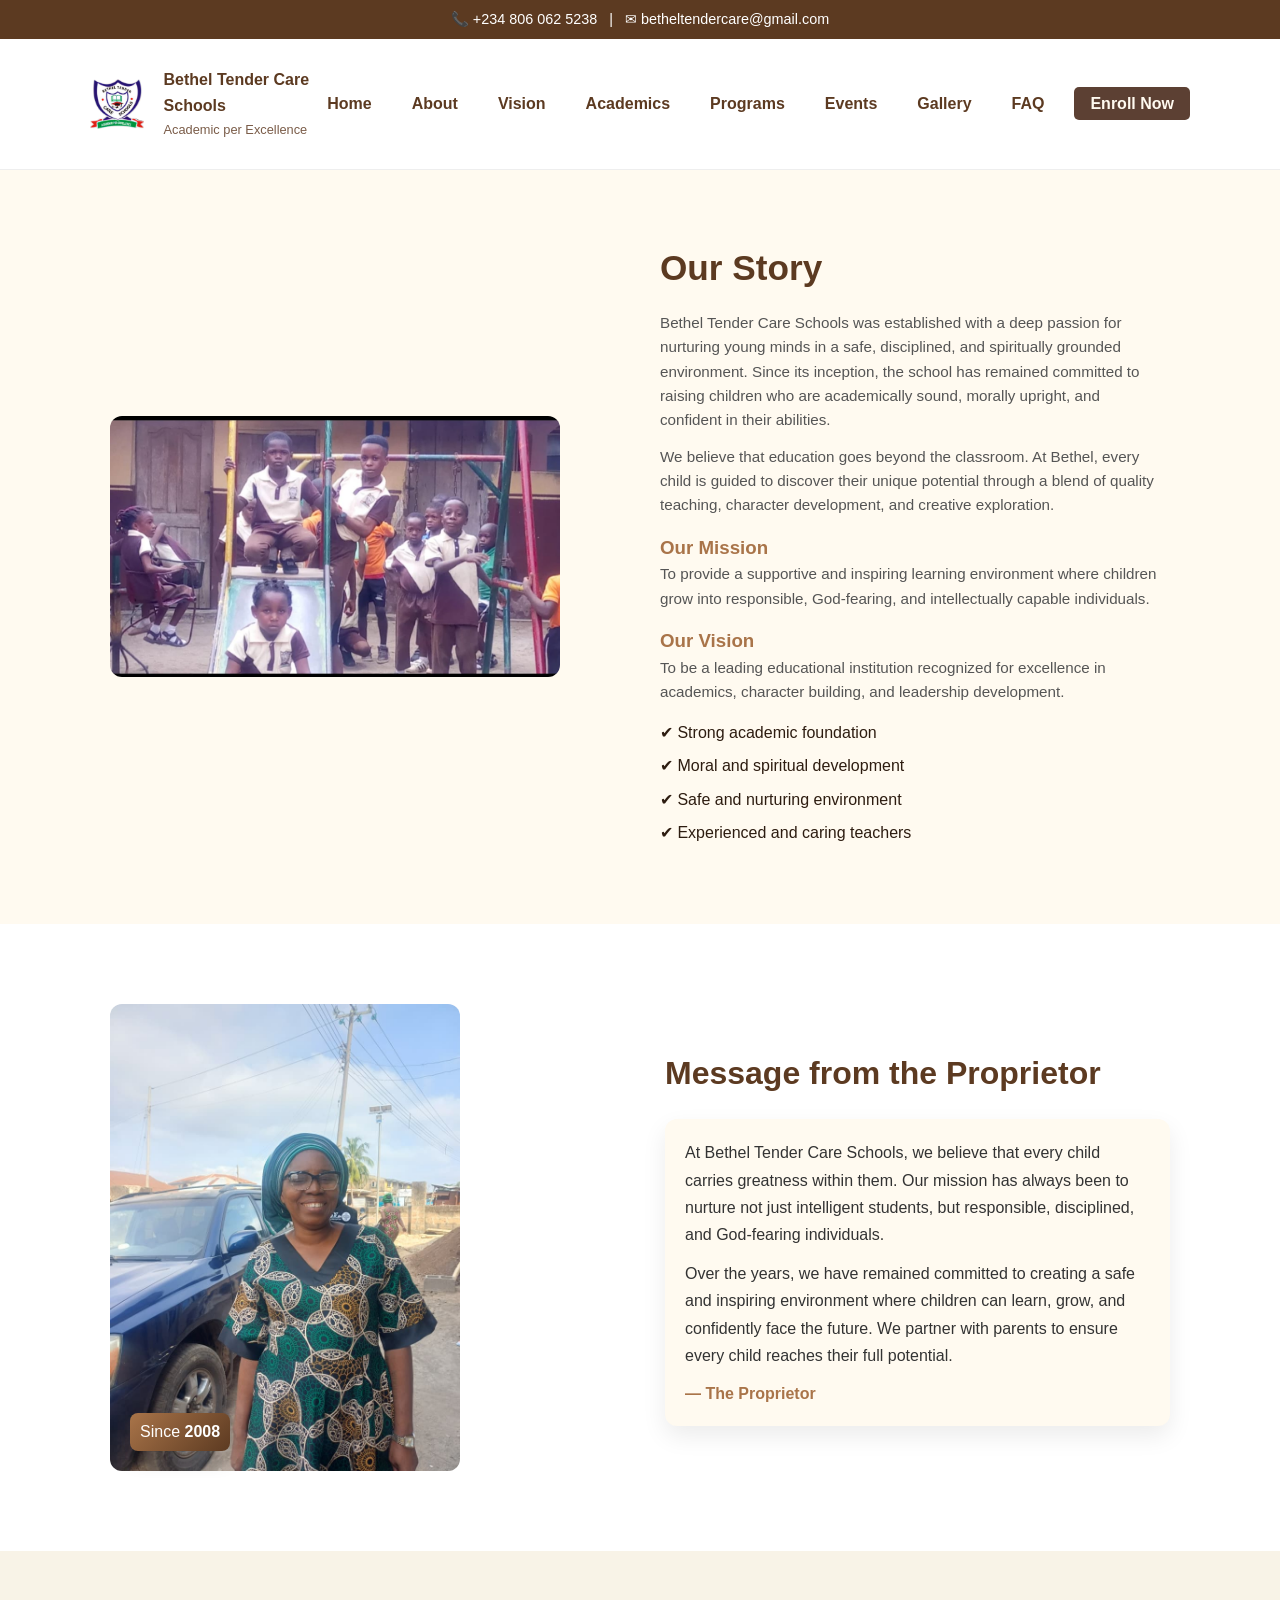
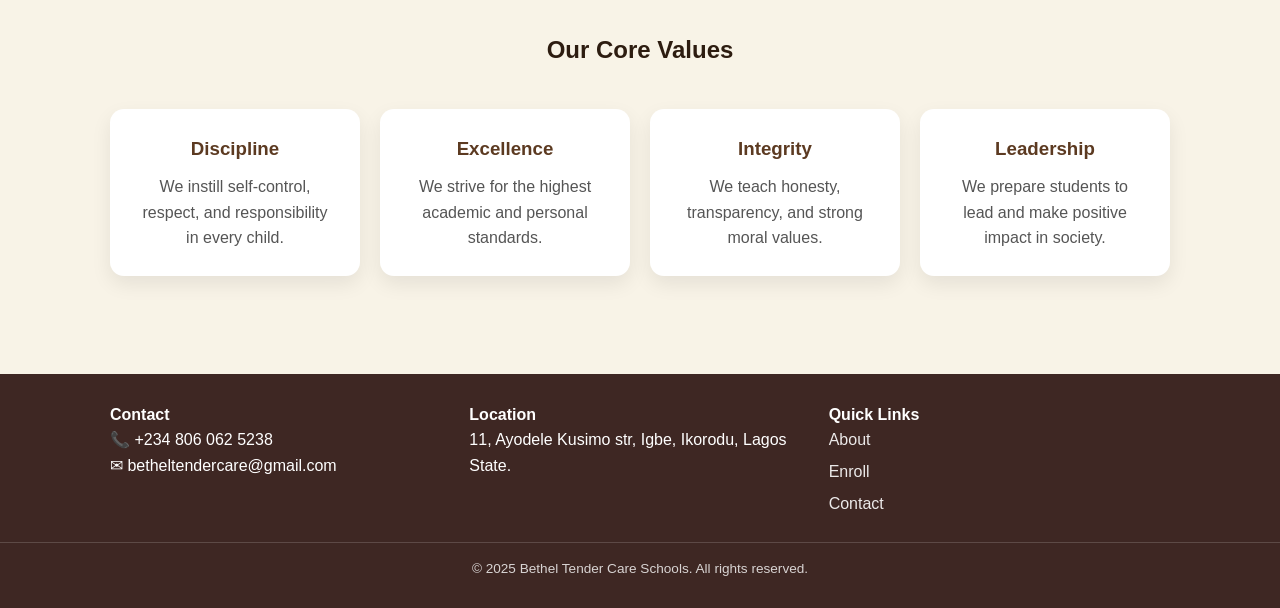
<file: about.html>
<!DOCTYPE html>
<html lang="en">
<head>
  <meta charset="utf-8" />
  <meta name="viewport" content="width=device-width,initial-scale=1" />
  <title>Bethel Tender Care Schools — Home</title>
  <link rel="stylesheet" href="styleabt.css" />
</head>
<body>
  <!-- Top bar -->
  <div class="top-bar">
    <div class="container">
      📞 +234 806 062 5238 &nbsp; | &nbsp; ✉ betheltendercare@gmail.com
    </div>
  </div>

  <!-- Header / Nav -->
  <header class="site-header">
    <div class="container header-inner">
      <div class="brand">
        <img src="logo.png" alt="Bethel Tender Care logo" class="logo" />
        <div class="brand-text">
          <span class="school-name">Bethel Tender Care Schools</span>
          <span class="tagline">Academic per Excellence</span>
        </div>
      </div>

      <button id="navToggle" class="nav-toggle">☰</button>

      <nav id="mainNav" class="nav">
        <ul>
          <li><a href="index.html">Home</a></li>
          <li><a href="index.html#about">About</a></li>
          <li><a href="index.html#vision">Vision</a></li>
          <li><a href="index.html#academics">Academics</a></li>
          <li><a href="index.html#programs">Programs</a></li>
          <li><a href="index.html#events">Events</a></li>
          <li><a href="index.html#gallery">Gallery</a></li>
          <li><a href="index.html#faq">FAQ</a></li>
          <li><a class="cta" href="enroll.html">Enroll Now</a></li>
        </ul>
      </nav>
    </div>
  </header>

  <section class="school-bio">
  <div class="container bio-grid">

    <!-- Image Side -->
    <div class="bio-image">
      <img src="sch.jpeg" alt="Bethel Tender Care School Building">
    </div>

    <!-- Text Side -->
    <div class="bio-content">
      <h1>Our Story</h1>

      <p>
        Bethel Tender Care Schools was established with a deep passion for nurturing young minds
        in a safe, disciplined, and spiritually grounded environment. Since its inception,
        the school has remained committed to raising children who are academically sound,
        morally upright, and confident in their abilities.
      </p>

      <p>
        We believe that education goes beyond the classroom. At Bethel, every child is guided
        to discover their unique potential through a blend of quality teaching, character
        development, and creative exploration.
      </p>

      <h3>Our Mission</h3>
      <p>
        To provide a supportive and inspiring learning environment where children grow into
        responsible, God-fearing, and intellectually capable individuals.
      </p>

      <h3>Our Vision</h3>
      <p>
        To be a leading educational institution recognized for excellence in academics,
        character building, and leadership development.
      </p>

      <!-- Highlight Points -->
      <ul class="bio-highlights">
        <li>✔ Strong academic foundation</li>
        <li>✔ Moral and spiritual development</li>
        <li>✔ Safe and nurturing environment</li>
        <li>✔ Experienced and caring teachers</li>
      </ul>

    </div>

  </div>
</section>

<!-- ===== FOUNDER SECTION ===== -->
<section class="founder-section">
  <div class="container founder-grid">

    <div class="founder-image">
  <img src="owner.jpeg" alt="School Founder">

  <!-- Badge -->
  <div class="since-badge">
    <span>Since</span>
    <strong>2008</strong>
  </div>
</div>

    <!-- Founder Message -->
    <div class="founder-content">
      <h2>Message from the Proprietor</h2>

      <div class="speech-card">
        <p>
          At Bethel Tender Care Schools, we believe that every child carries
          greatness within them. Our mission has always been to nurture not just
          intelligent students, but responsible, disciplined, and God-fearing individuals.
        </p>

        <p>
          Over the years, we have remained committed to creating a safe and
          inspiring environment where children can learn, grow, and confidently
          face the future. We partner with parents to ensure every child reaches
          their full potential.
        </p>

        <span class="founder-name">— The Proprietor</span>
      </div>
    </div>

  </div>
</section>


<!-- ===== VALUES SECTION ===== -->
<section class="values-section">
  <div class="container">
    <h2>Our Core Values</h2>

    <div class="values-grid">
      <div class="value-card">
        <h3>Discipline</h3>
        <p>We instill self-control, respect, and responsibility in every child.</p>
      </div>

      <div class="value-card">
        <h3>Excellence</h3>
        <p>We strive for the highest academic and personal standards.</p>
      </div>

      <div class="value-card">
        <h3>Integrity</h3>
        <p>We teach honesty, transparency, and strong moral values.</p>
      </div>

      <div class="value-card">
        <h3>Leadership</h3>
        <p>We prepare students to lead and make positive impact in society.</p>
      </div>
    </div>
  </div>
</section>

 <!-- 17 — Contact & Footer -->
  <footer class="site-footer">
    <div class="container footer-grid">
      <div>
        <h4>Contact</h4>
        <p>📞 +234 806 062 5238<br/>✉ betheltendercare@gmail.com</p>
      </div>
      <div>
        <h4>Location</h4>
        <p>11, Ayodele Kusimo str, Igbe, Ikorodu, Lagos State.</p>
      </div>
      <div>
        <h4>Quick Links</h4>
        <ul class="footer-links">
          <li><a href="about.html">About</a></li>
          <li><a href="enroll.html">Enroll</a></li>
          <li><a href="https://wa.me/2348060625238">Contact</a></li>
        </ul>
      </div>
    </div>
    <div class="copyright">
      &copy; 2025 Bethel Tender Care Schools. All rights reserved.
    </div>
  </footer>
 
  <script src="about.js"></script>

</body>
</html>
</file>
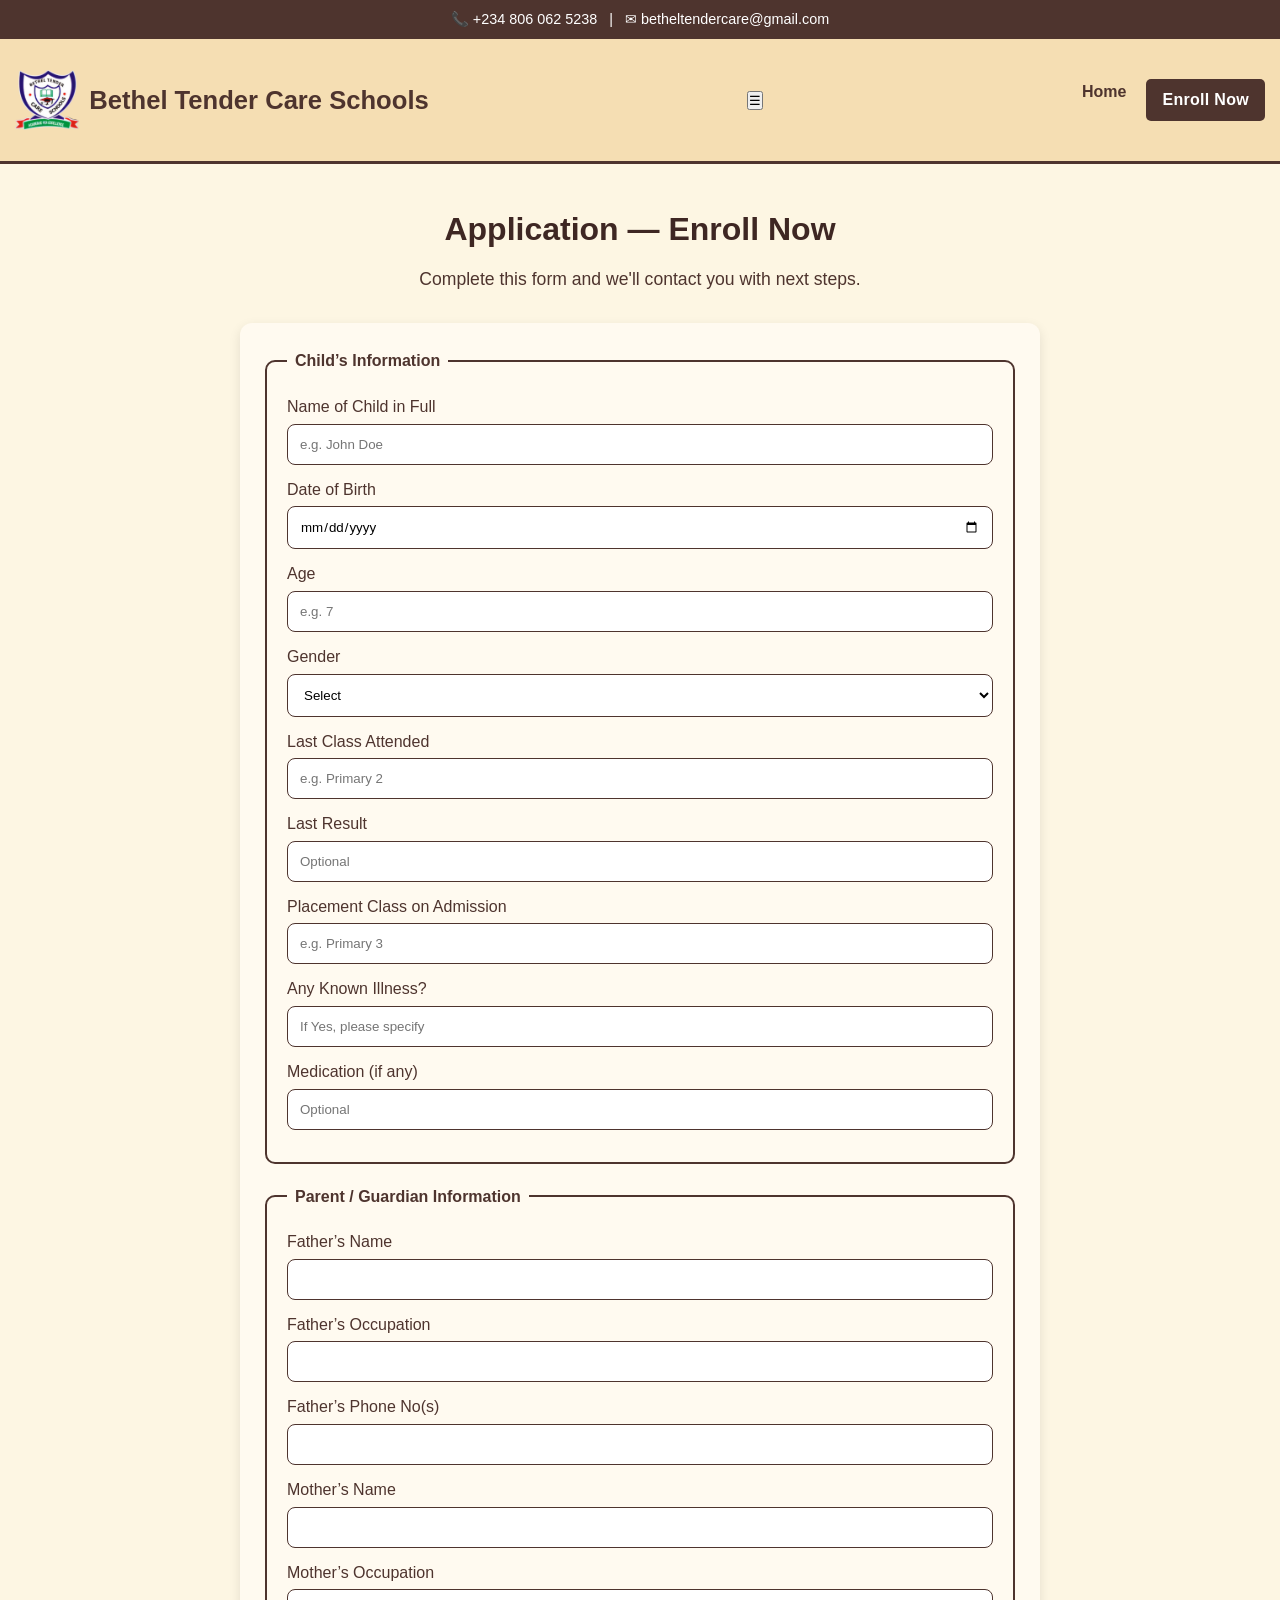
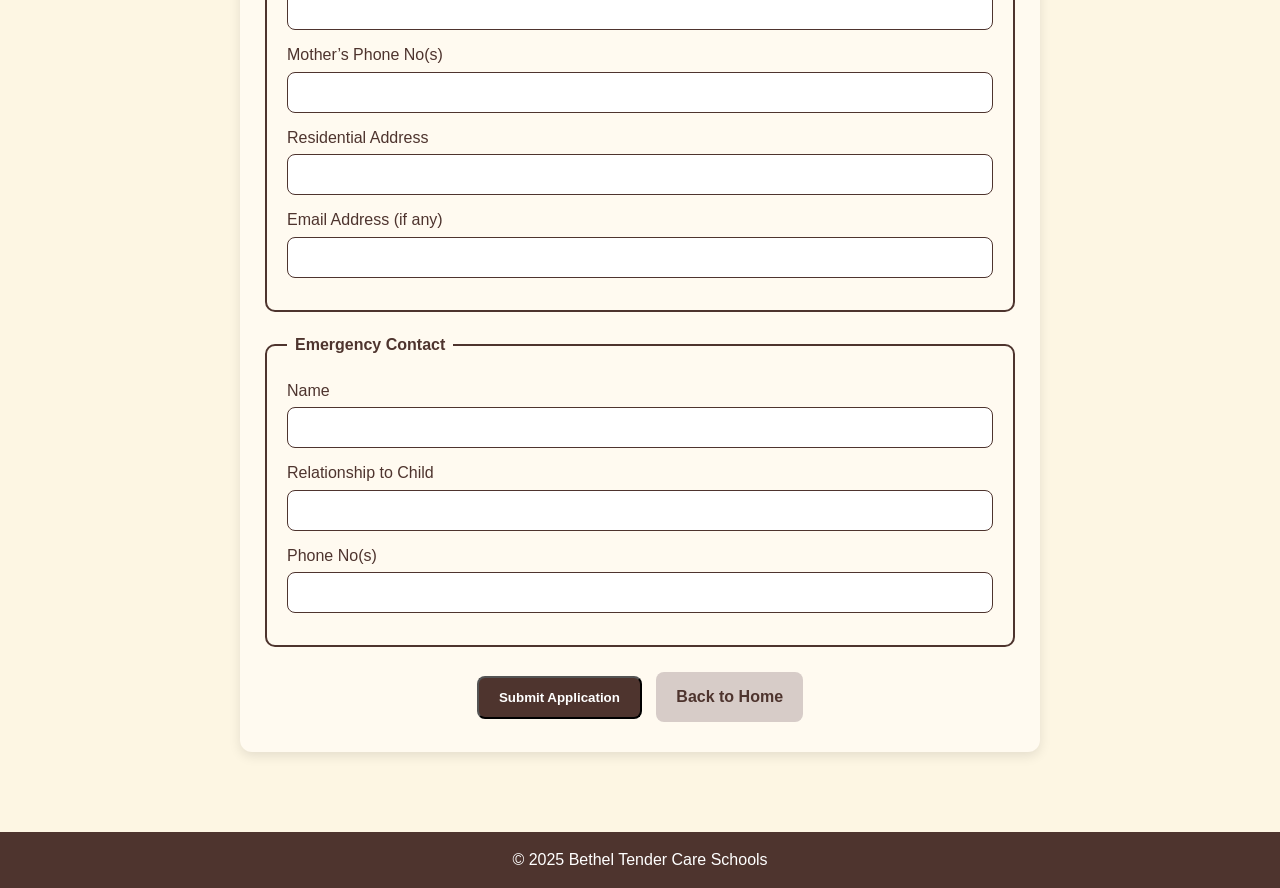
<file: enroll.html>
<!DOCTYPE html>
<html lang="en">
<head>
  <meta charset="utf-8" />
  <meta name="viewport" content="width=device-width,initial-scale=1" />
  <title>Enroll — Bethel Tender Care Schools</title>
  <link rel="stylesheet" href="enroll.css" />
</head>
<body>
  <div class="top-bar">
    <div class="container">📞 +234 806 062 5238 &nbsp; | &nbsp; ✉ betheltendercare@gmail.com</div>
  </div>

  <header class="site-header">
    <div class="container header-inner">
      <div class="brand">
        <img src="logo.png" alt="Bethel Tender Care Schools Logo" class="logo" />
        <div class="brand-text">
          <span class="school-name">Bethel Tender Care Schools</span>
        </div>
      </div>
      <button id="navToggle" class="nav-toggle">☰</button>
      <nav class="nav">
        <ul>
          <li><a href="index.html">Home</a></li>
          <li><a href="enroll.html" class="cta">Enroll Now</a></li>
        </ul>
      </nav>
    </div>
  </header>

  <main class="section container">
    <h1>Application — Enroll Now</h1>
    <p class="lead">Complete this form and we'll contact you with next steps.</p>

   <form 
  id="enrollForm" 
  class="form-grid" 
  action="https://formspree.io/f/xreorzgj" 
  method="POST"
>

<input type="hidden" name="_subject" value="New Enrollment Application">
<input type="hidden" name="_captcha" value="false">
<input type="hidden" name="_template" value="table">
      <fieldset>
        <legend>Child’s Information</legend>
        <label>
          Name of Child in Full
          <input name="student_name" required placeholder="e.g. John Doe" />
        </label>
        <label>
          Date of Birth
          <input type="date" name="dob" required />
        </label>
        <label>
          Age
          <input type="number" name="age" placeholder="e.g. 7" />
        </label>
        <label>
          Gender
          <select name="gender" required>
            <option value="">Select</option>
            <option>Male</option>
            <option>Female</option>
          </select>
        </label>
        <label>
          Last Class Attended
          <input name="last_class" placeholder="e.g. Primary 2" />
        </label>
        <label>
          Last Result
          <input name="last_result" placeholder="Optional" />
        </label>
        <label>
          Placement Class on Admission
          <input name="placement_class" placeholder="e.g. Primary 3" />
        </label>
        <label>
          Any Known Illness?
          <input name="illness" placeholder="If Yes, please specify" />
        </label>
        <label>
          Medication (if any)
          <input name="medication" placeholder="Optional" />
        </label>
      </fieldset>

      <fieldset>
        <legend>Parent / Guardian Information</legend>
        <label>
          Father’s Name
          <input name="father_name" required />
        </label>
        <label>
          Father’s Occupation
          <input name="father_occupation" />
        </label>
        <label>
          Father’s Phone No(s)
          <input name="father_phone" type="tel" />
        </label>
        <label>
          Mother’s Name
          <input name="mother_name" />
        </label>
        <label>
          Mother’s Occupation
          <input name="mother_occupation" />
        </label>
        <label>
          Mother’s Phone No(s)
          <input name="mother_phone" type="tel" />
        </label>
        <label>
          Residential Address
          <input name="address" required />
        </label>
        <label>
          Email Address (if any)
          <input name="email" type="email" required/>
        </label>
      </fieldset>

      <fieldset>
        <legend>Emergency Contact</legend>
        <label>
          Name
          <input name="emergency_name" />
        </label>
        <label>
          Relationship to Child
          <input name="emergency_relationship" />
        </label>
        <label>
          Phone No(s)
          <input name="emergency_phone" type="tel" />
        </label>
      </fieldset>

      <div class="form-actions">
        <button type="submit" class="btn btn-primary">Submit Application</button>
        <a class="btn btn-secondary" href="index.html">Back to Home</a>
      </div>
    </form>

    <div id="formMessage" class="form-message"></div>
  </main>

  <footer class="site-footer">
    <div class="container">
      <p>&copy; 2025 Bethel Tender Care Schools</p>
    </div>
  </footer>

  <script src="enroll.js"></script>

  <div class="nav-overlay" id="navOverlay"></div>
</body>
</html>
</file>
<file: styleabt.css>
/* ===== Base Reset ===== */
* {
  box-sizing: border-box;
  margin: 0;
  padding: 0;
  font-family: "Segoe UI", Arial, sans-serif;
}

body {
  background: #fffaf0; /* cream background */
  color: #3e2b20;      /* dark cocoa text */
  line-height: 1.6;
}

/* ===== Header ===== */
.site-header {
  background: #fff;
  border-bottom: 2px solid #eee;
  padding: 1rem 0;
}

.header-inner {
  display: flex;
  align-items: center;
  justify-content: space-between;
}

.brand {
  display: flex;
  align-items: center;
}

.brand-text {
  display: flex;
  flex-direction: column;
}

.logo {
  height: 50px;
  margin-right: 10px;
}
.school-name {
  font-weight: bold;
  color: var(--primary);
}

.tagline {
  font-size: 0.8rem;
  color: var(--muted);
  margin-top: 2px;
}

/* ===== Navigation ===== */
.nav ul {
  list-style: none;
  display: flex;
  gap: 1rem;
}

.nav a {
  text-decoration: none;
  color: #5c4033; /* chocolate */
  font-weight: 500;
}

.nav a.cta {
  background: #5c4033; /* chocolate button */
  color: #fffaf0;      /* cream text */
  padding: 0.5rem 1rem;
  border-radius: 5px;
}
/* ===== ROOT VARIABLES ===== */
:root {
  --primary: #5c3a21;
  --accent: #a97449;
  --bg: #f8f3e7;
  --muted: #7a5c48;
  --card-shadow: 0 4px 12px rgba(0,0,0,0.1);
}

/* ===== RESET ===== */
* {
  margin: 0;
  padding: 0;
  box-sizing: border-box;
}

body {
  font-family: "Segoe UI", sans-serif;
  background: var(--bg);
  color: #2d1c10;
  line-height: 1.6;
}

.container {
  max-width: 1100px;
  margin: 0 auto;
  padding: 0 20px;
}

/* ===== TOP BAR ===== */
.top-bar {
  background: var(--primary);
  color: #fff;
  font-size: 0.9rem;
  padding: 8px 0;
  text-align: center;

  position: sticky;
  top: 0;
  z-index: 1000;
}

/* ===== HEADER ===== */
.site-header {
  background: #fff;
  border-bottom: 1px solid #eee;

  position: sticky;
  top: 0;
  z-index: 1001;
}

.header-inner {
  display: flex;
  justify-content: space-between;
  align-items: center;
  padding: 12px 0;
}

.brand {
  display: flex;
  align-items: center;
  gap: 10px;
}

.logo {
  height: 50px;
}

.school-name {
  font-weight: bold;
  color: var(--primary);
}

/* ===== NAV ===== */
.nav ul {
  list-style: none;
  display: flex;
  gap: 20px;
  transition: all 0.3s ease;
}


.nav a {
  text-decoration: none;
  color: var(--primary);
  font-weight: 600;
  padding: 6px 10px;
  border-radius: 6px;
}

.nav a:hover {
  background: rgba(0,0,0,0.05);
}

.nav .cta {
  background: var(--primary);
  color: #fff;
  padding: 8px 18px;
  border-radius: 6px;
  white-space: nowrap;
}

/* ===== HAMBURGER ===== */
.nav-toggle {
  display: none;
  font-size: 1.5rem;
  background: none;
  border: none;
  cursor: pointer;
}



/* button styles */
.btn { display: inline-block; padding: 10px 18px; border-radius: 8px; text-decoration: none; font-weight: 700; }
.btn-primary { background: var(--accent); color: #fff; }
.btn-ghost { background: transparent; border: 1px solid rgba(255,255,255,0.25); color: #f8f3e7; }
.btn:hover {
  transform: translateY(-2px);
  box-shadow: 0 6px 14px rgba(0,0,0,0.15);
}

/* ===== Sections ===== */
.section { padding: 60px 0; background: var(--bg); }
.section.alt { background: #fff; }
.section h2 { font-size: 1.6rem; color: var(--primary); margin-bottom: 12px; }
.lead { color: var(--muted); margin-bottom: 18px; }



/* ===== Footer ===== */
.site-footer{background:#0b1b2b;color:#fff;padding:28px 0;margin-top:18px}
.footer-grid{display:grid;grid-template-columns:repeat(auto-fit,minmax(180px,1fr));gap:18px}
.footer-links{list-style:none;padding-left:0}
.footer-links a{color:#fff;text-decoration:none;opacity:.9;display:block;margin-bottom:6px}
/* ===== Footer ===== */
.site-footer{background:#3e2723;color:#fff;padding:28px 0;margin-top:18px}
.footer-links a{color:#fff;text-decoration:none;opacity:.9;display:block;margin-bottom:6px}


/* ===== SCHOOL BIO SECTION ===== */
.school-bio {
  padding: 70px 0;
  background: #fffaf0;
}

.bio-grid {
  display: grid;
  grid-template-columns: 1fr 1fr;
  gap: 40px;
  align-items: center;
}

.bio-content {
  max-width: 500px;
}

.bio-content p {
  margin-bottom: 12px;
  color: #555;
}

.bio-content h1 {
  margin-bottom: 10px;
}

.bio-content h3 {
  margin-top: 20px;
}

.bio-image img {
  width: 100%;
  max-width: 450px;
  height: auto;
  object-fit: cover;
  border-radius: 12px;
}

/* Text */
.bio-content h1 {
  font-size: 2.2rem;
  color: #5c3a21;
  margin-bottom: 15px;
}

.bio-content h3 {
  margin-top: 15px;
  color: #a97449;
}

.bio-content p {
  font-size: 0.95rem;
  line-height: 1.6;
}

/* Highlights */
.bio-highlights {
  list-style: none;
  margin-top: 15px;
}

.bio-highlights li {
  margin-bottom: 8px;
  font-weight: 500;
}

/* Responsive */
@media (max-width: 768px) {
  .bio-grid {
    grid-template-columns: 1fr;
  }

  .bio-image img {
    height: 250px;
  }
}

/* ===== FOUNDER SECTION ===== */
.founder-section {
  padding: 80px 0;
  background: #fff;
}

.founder-grid {
  display: grid;
  grid-template-columns: 1fr 1fr;
  gap: 50px;
  align-items: center;
}

.founder-image img {
  width: 100%;
  max-width: 350px;
  height: auto;              /* 🔥 THIS FIXES COMPRESSION */
  object-fit: cover;
  border-radius: 12px;
  display: flex;
  justify-content: center;
}

/* Content */
.founder-content h2 {
  font-size: 2rem;
  color: #5c3a21;
  margin-bottom: 20px;
}

.speech-card {
  background: #fffaf0;
  padding: 20px;
  border-radius: 12px;
  box-shadow: 0 10px 25px rgba(0,0,0,0.08);
}

/* Speech bubble effect */
.speech-card::before {
  content: "";
  position: absolute;
  left: -10px;
  top: 30px;
  width: 20px;
  height: 20px;
  background: #fffaf0;
  transform: rotate(45deg);
}

.speech-card p {
  margin-bottom: 12px;
  line-height: 1.7;
  color: #333;
}

.founder-name {
  display: block;
  margin-top: 10px;
  font-weight: bold;
  color: #a97449;
}


/* ===== VALUES SECTION ===== */
.values-section {
  padding: 80px 0;
  background: #f8f3e7;
  text-align: center;
}

.values-section h2 {
  margin-bottom: 40px;
}

/* Grid */
.values-grid {
  display: grid;
  grid-template-columns: repeat(auto-fit, minmax(220px, 1fr));
  gap: 20px;
}

/* Cards */
.value-card {
  background: #fff;
  padding: 25px;
  border-radius: 14px;
  box-shadow: 0 8px 20px rgba(0,0,0,0.08);
  transition: 0.3s;
}

.value-card h3 {
  color: #5c3a21;
  margin-bottom: 10px;
}

.value-card p {
  color: #555;
}

/* Hover effect */
.value-card:hover {
  transform: translateY(-8px);
  box-shadow: 0 15px 35px rgba(0,0,0,0.12);
}


/* ===== RESPONSIVE ===== */
@media (max-width: 768px) {
  .founder-grid {
    grid-template-columns: 1fr;
  }

  .founder-image img {
    height: 300px;
  }
}

/* Make image container relative */
.founder-image {
  position: relative;
}

/* Badge styling */
.since-badge {
  position: absolute;
  bottom: 20px;
  left: 20px;

  background: linear-gradient(135deg, #a97449, #5c3a21);
  color: #fff;
  padding: 12px 16px;
  border-radius: 12px;

  box-shadow: 0 8px 20px rgba(0,0,0,0.2);

  text-align: center;
}

.since-badge {
  padding: 6px 10px;
  border-radius: 8px;
}

.since-badge strong {
  font-size: 1rem;
}

img {
  max-width: 100%;
  display: block;
}

.copyright {
  text-align: center;
  margin-top: 20px;
  padding-top: 15px;
  border-top: 1px solid rgba(255,255,255,0.2);
  font-size: 0.85rem;
  opacity: 0.8;
}

@media (max-width: 768px) {
  .nav-toggle {
    display: block;
  }

  .nav ul {
    display: none;
    flex-direction: column;
    background: #fff;
    position: absolute;
    top: 70px;
    right: 20px;
    width: 200px;
    padding: 15px;
    border-radius: 10px;
    box-shadow: 0 10px 25px rgba(0,0,0,0.1);
  }

  .nav ul.show {
    display: flex;
  }
}
</file>
<file: enroll.css>
/* ===== Base Reset ===== */
* {
  box-sizing: border-box;
  margin: 0;
  padding: 0;
  font-family: "Segoe UI", Arial, sans-serif;
}

body {
  background: #f8f9fa;
  color: #333;
  line-height: 1.6;
}

/* ===== Top Bar ===== */
.top-bar {
  background: #003366;
  color: #fff;
  font-size: 0.9rem;
  padding: 0.5rem 0;
  text-align: center;
}

/* ===== Header ===== */
.site-header {
  background: #fff;
  border-bottom: 2px solid #eee;
  padding: 1rem 0;
}

.header-inner {
  display: flex;
  align-items: center;
  justify-content: space-between;
}

.brand {
  display: flex;
  align-items: center;
}

.logo {
  height: 50px;
  margin-right: 10px;
}

.school-name {
  font-weight: bold;
  font-size: 1.2rem;
  color: #4e342e;
}

/* ===== Navigation ===== */
.nav ul {
  list-style: none;
  display: flex;
  gap: 1rem;
}

.nav a {
  text-decoration: none;
  color: #4e342e;
  font-weight: 500;
}

.nav a.cta {
  background: #4e342e;
  color: #fff;
  padding: 0.5rem 1rem;
  border-radius: 5px;
}

/* General Reset */
* {
  margin: 0;
  padding: 0;
  box-sizing: border-box;
}

body {
  font-family: "Segoe UI", sans-serif;
  line-height: 1.6;
  background-color: #fdf6e3; /* cream */
  color: #4e342e; /* chocolate */
}

/* Top Bar */
.top-bar {
  background: #4e342e;
  color: #fff;
  font-size: 0.9rem;
  padding: 8px 0;
  text-align: center;
}

/* Header */
.site-header {
  background: #f5deb3; /* lighter cream */
  border-bottom: 3px solid #4e342e;
}

.header-inner {
  display: flex;
  justify-content: space-between;
  align-items: center;
  padding: 15px;
}

.logo {
  height: 60px;
  margin-right: 10px;
}

.school-name {
  font-size: 1.6rem;
  font-weight: bold;
  color: #4e342e;
}

.nav ul {
  list-style: none;
  display: flex;
  gap: 20px;
}

.nav a {
  text-decoration: none;
  color: #4e342e;
  font-weight: bold;
}

.nav .cta {
  background: #4e342e;
  color: #fff;
  padding: 10px;
  border-radius: 6px;
  display: block;
  text-align: center;
  font-weight: 600;
  letter-spacing: 0.3px;
}

/* Main Section */
.section {
  padding: 40px 20px;
}

h1 {
  text-align: center;
  margin-bottom: 10px;
  color: #3e2723;
}

.lead {
  text-align: center;
  margin-bottom: 30px;
  font-size: 1.1rem;
}

/* Form */
form {
  max-width: 800px;
  margin: 0 auto;
  background: #fffaf0;
  padding: 25px;
  border-radius: 12px;
  box-shadow: 0 4px 12px rgba(0,0,0,0.1);
}

fieldset {
  border: 2px solid #4e342e;
  border-radius: 10px;
  margin-bottom: 20px;
  padding: 20px;
}

legend {
  font-weight: bold;
  color: #4e342e;
  padding: 0 8px;
}

label {
  display: block;
  margin-bottom: 12px;
}

input, select {
  width: 100%;
  padding: 12px;
  border: 1px solid #4e342e;
  border-radius: 8px;
  background: #fff;
  margin-top: 4px;
}

/* Buttons */
.form-actions {
  text-align: center;
  margin-top: 20px;
}

.btn {
  display: inline-block;
  padding: 12px 20px;
  border-radius: 8px;
  text-decoration: none;
  font-weight: bold;
  margin: 5px;
}

.btn-primary {
  background: #4e342e;
  color: #fff;
}

.btn-primary:hover {
  background: #3e2723;
}

.btn-secondary {
  background: #d7ccc8;
  color: #4e342e;
}

.btn-secondary:hover {
  background: #a1887f;
  color: #fff;
}

/* Footer */
.site-footer {
  background: #4e342e;
  color: #fff;
  text-align: center;
  padding: 15px 0;
  margin-top: 40px;
}

@media (max-width: 768px) {

  .nav-toggle {
    display: block;
    font-size: 1.6rem;
    z-index: 1002;
  }

  .nav {
    position: relative;
  }

  .nav ul {
    position: absolute;
    top: 60px;
    right: 0;

    background: #fff;
    flex-direction: column;
    width: 180px;

    padding: 10px;
    border-radius: 10px;

    box-shadow: 0 10px 25px rgba(0,0,0,0.1);

    display: none;

    opacity: 0;
  transform: translateY(-10px);
  transition: all 0.25s ease;

  }

  .nav ul.show {
    display: flex;
    opacity: 1;
  transform: translateY(0);
  }

  .nav a {
    padding: 10px;
    display: block;
    border-radius: 6px;
  }

  .nav a:hover {
    background: #f5f5f5;
  }
}
</file>
